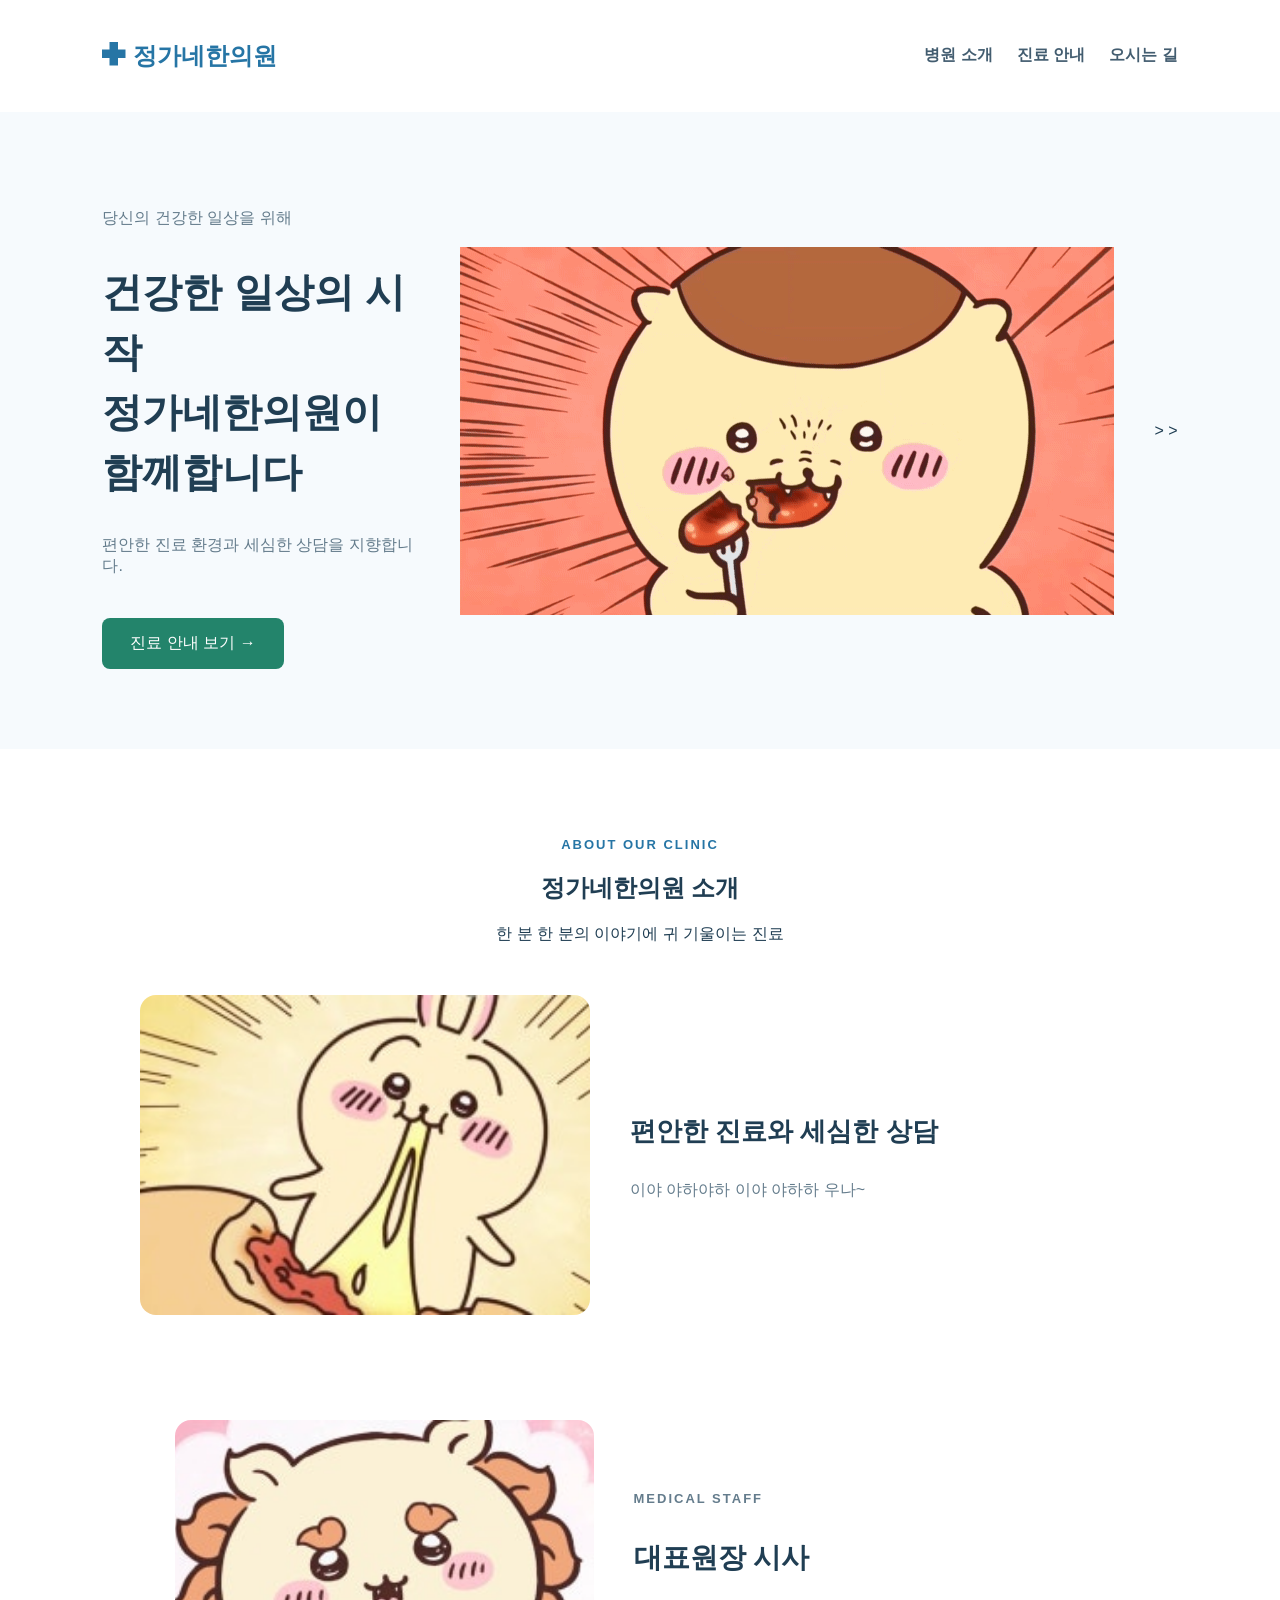
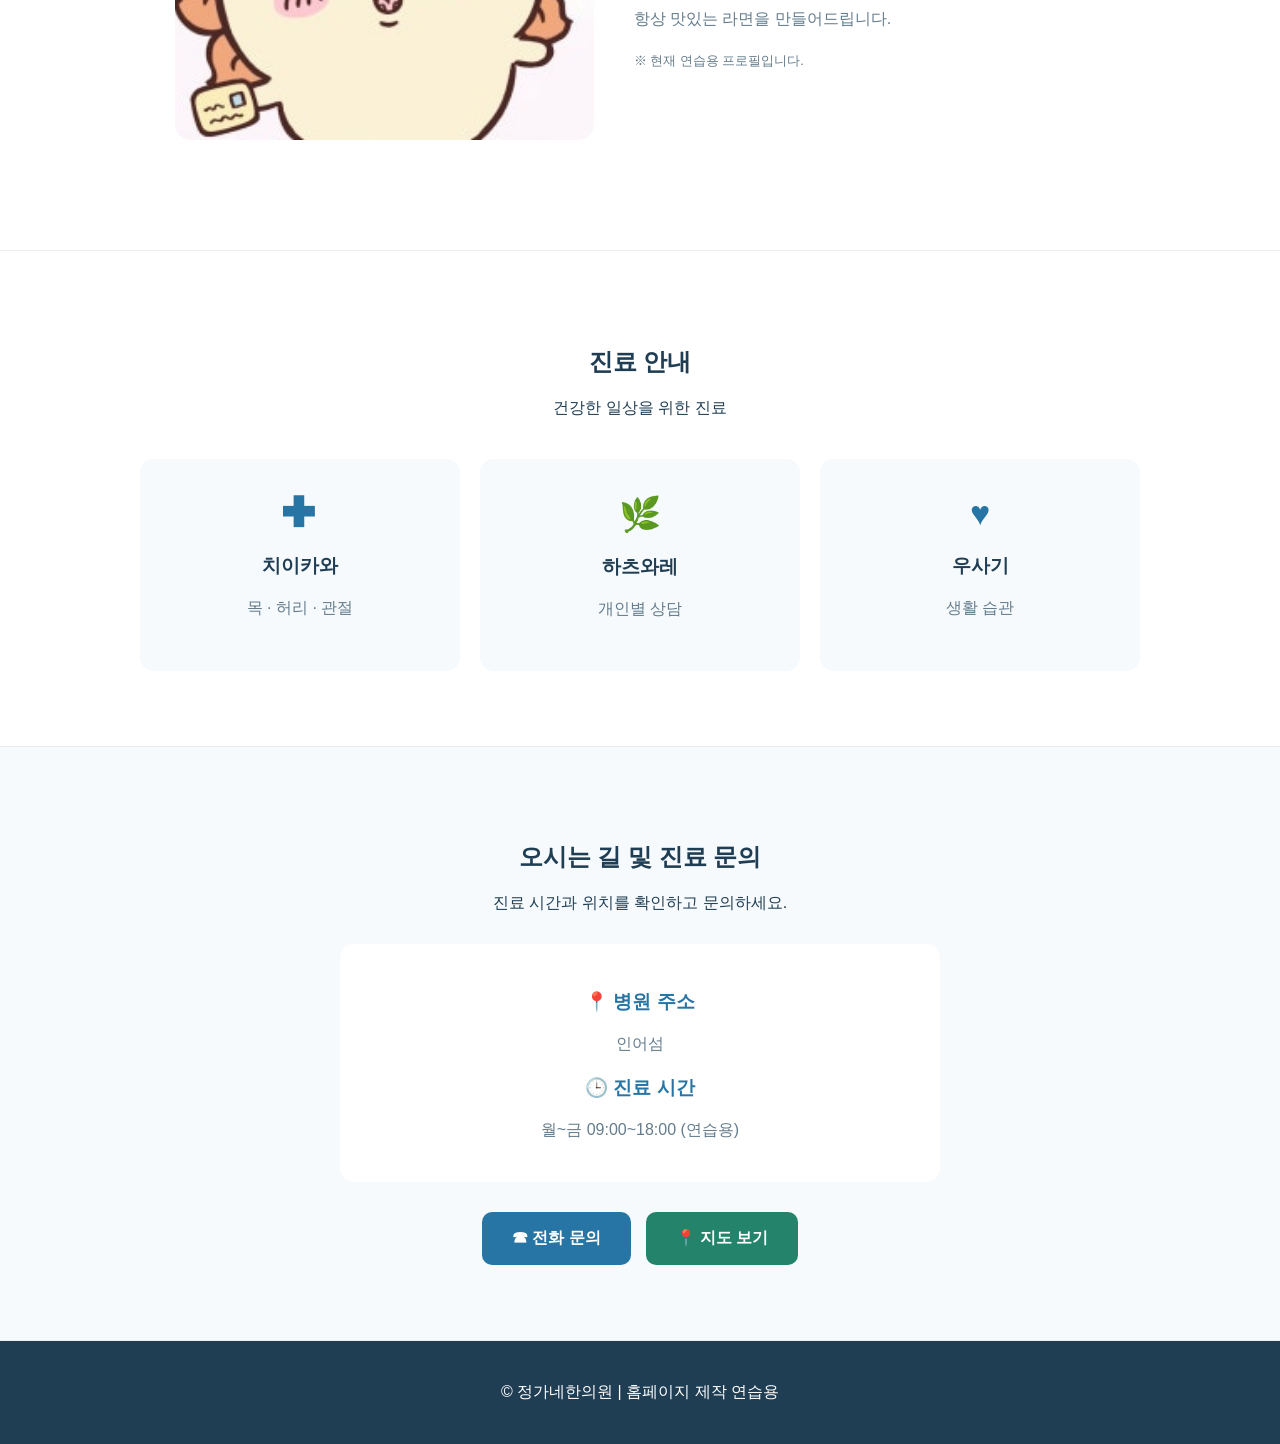
<file: index.html>
<!DOCTYPE html>
<html lang="ko">
<head>
    <meta charset="UTF-8">
    <meta name="viewport" content="width=device-width, initial-scale=1.0">
    <title>정가네한의원</title>
    <link rel="stylesheet" href="style.css">
</head>
<body>

    <!-- 상단 메뉴 -->
    <header>
        <h2>✚ 정가네한의원</h2>

        <nav>
            <a href="#about">병원 소개</a>
            <a href="#treatment">진료 안내</a>
            <a href="#location">오시는 길</a>
        </nav>
    </header>

    
<!-- 메인 화면 -->
<section class="hero">
    <div class="hero-text">
        <p>당신의 건강한 일상을 위해</p>
    
<h1>건강한 일상의 시작<br>정가네한의원이 함께합니다</h1>
        <p>편안한 진료 환경과 세심한 상담을 지향합니다.</p>
        <a class="button" href="#treatment">진료 안내 보기 →</a>
    </div>


<img
    src="images/hospital.gif"
    alt="정가네 한의원 대표 이미지"
    class="hero-video"
>

>
    >
</section>


    
<!-- 병원 소개 -->
<section id="about" class="content about-section">

    <p class="section-label">ABOUT OUR CLINIC</p>
    <h2>정가네한의원 소개</h2>
    <p>한 분 한 분의 이야기에 귀 기울이는 진료</p>

    <div class="about-container">

        <img
            src="images/clinic.jpeg"
            alt="한의원 내부 사진"
            class="about-image"
        >

        <div class="about-text">
            <h3>편안한 진료와 세심한 상담</h3>

            <p>
                이야 야하야하 이야 야하하 우나~
            </p>

          
        </div>

    </div>

    <!-- 의료진 소개 -->
    <div class="doctor-container">

        <img
            src="images/doctor.jpeg"
            alt="원장 프로필 사진"
            class="doctor-image"
        >

        <div class="doctor-text">
            <p class="section-label">MEDICAL STAFF</p>
            <h3>대표원장 시사</h3>

            <p>
              항상 맛있는 라면을 만들어드립니다.
            </p>

            <p class="doctor-note">
                ※ 현재 연습용 프로필입니다.
            </p>
        </div>

    </div>

</section>


    <!-- 진료 안내 -->
    
<!-- 진료 안내 -->
<section id="treatment" class="content">
    <h2>진료 안내</h2>
    <p>건강한 일상을 위한 진료</p>

    <div class="card-container">


<a href="pain.html" class="card card-link">
    <div class="card-icon">✚</div>
    <h3>치이카와</h3>
    <p>목 · 허리 · 관절</p>
</a>



<a href="herbal.html" class="card card-link">
    <div class="card-icon">🌿</div>
    <h3>하츠와레</h3>
    <p>개인별 상담</p>
</a>



<a href="health.html" class="card card-link">
    <div class="card-icon">♥</div>
    <h3>우사기</h3>
    <p>생활 습관</p>
</a>


    </div>
</section>


    
<!-- 오시는 길 -->
<section id="location" class="content location-section">

    <h2>오시는 길 및 진료 문의</h2>
    <p>진료 시간과 위치를 확인하고 문의하세요.</p>

    <div class="location-info">
        <h3>📍 병원 주소</h3>
        <p>인어섬</p>

        <h3>🕒 진료 시간</h3>
        <p>월~금 09:00~18:00 (연습용)</p>
    </div>

    <div class="contact-buttons">

        <!-- 전화 연결 -->
        <a class="contact-btn phone-btn"
           href="tel:01012345678">
            ☎ 전화 문의
        </a>

        <!-- 지도 열기 -->
        <a class="contact-btn map-btn"
           href="https://map.naver.com/"
           target="_blank"
           rel="noopener noreferrer">
            📍 지도 보기
        </a>

    </div>

</section>


    <!-- 하단 -->
    <footer>
        <p>© 정가네한의원 | 홈페이지 제작 연습용</p>
    </footer>

</body>
</html>
</file>
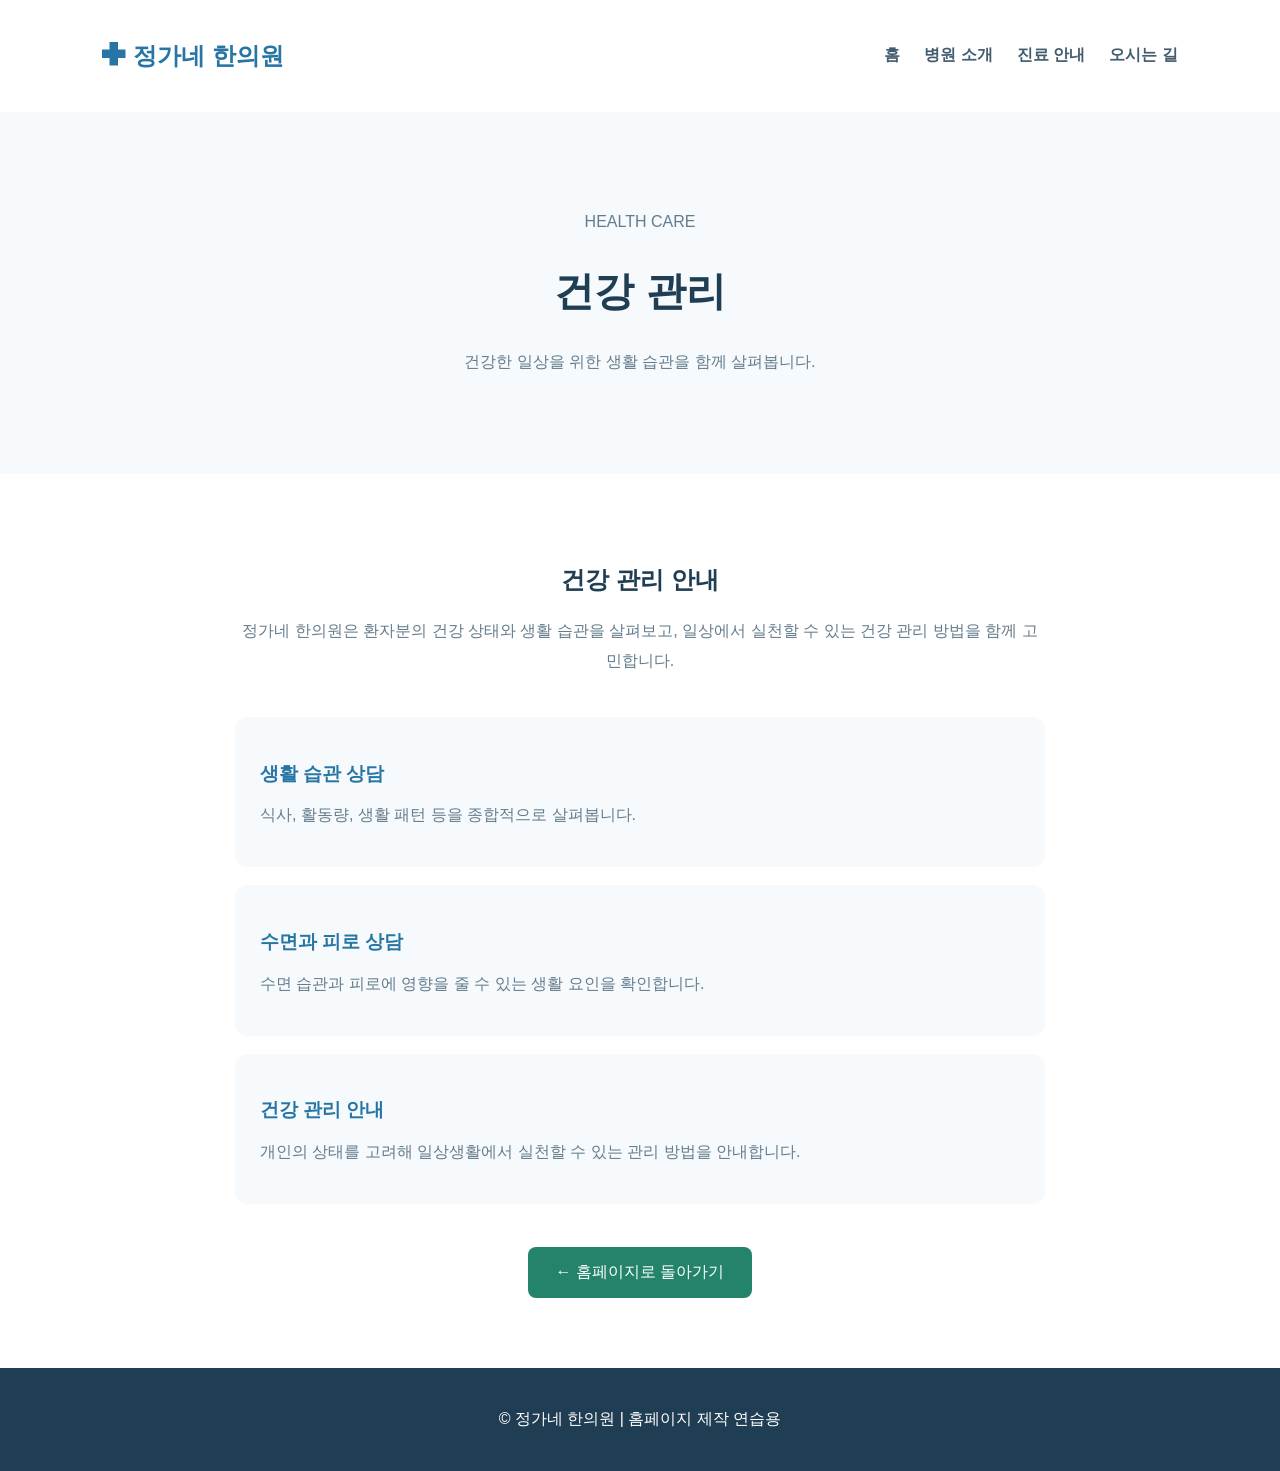
<file: health.html>
<!DOCTYPE html>
<html lang="ko">
<head>
    <meta charset="UTF-8">
    <meta name="viewport"
          content="width=device-width, initial-scale=1.0">

    <title>건강 관리 | 정가네 한의원</title>
    <link rel="stylesheet" href="style.css">
</head>

<body>

    <!-- 상단 메뉴 -->
    <header>
        <h2>✚ 정가네 한의원</h2>

        <nav>
            <a href="index.html">홈</a>
            <a href="index.html#about">병원 소개</a>
            <a href="index.html#treatment">진료 안내</a>
            <a href="index.html#location">오시는 길</a>
        </nav>
    </header>

    <!-- 건강 관리 제목 -->
    <section class="detail-hero">
        <p>HEALTH CARE</p>
        <h1>건강 관리</h1>
        <p>건강한 일상을 위한 생활 습관을 함께 살펴봅니다.</p>
    </section>

    <!-- 건강 관리 내용 -->
    <section class="detail-content">

        <h2>건강 관리 안내</h2>

        <p>
            정가네 한의원은 환자분의 건강 상태와
            생활 습관을 살펴보고,
            일상에서 실천할 수 있는 건강 관리 방법을
            함께 고민합니다.
        </p>

        <div class="detail-box">
            <h3>생활 습관 상담</h3>
            <p>
                식사, 활동량, 생활 패턴 등을
                종합적으로 살펴봅니다.
            </p>
        </div>

        <div class="detail-box">
            <h3>수면과 피로 상담</h3>
            <p>
                수면 습관과 피로에 영향을 줄 수 있는
                생활 요인을 확인합니다.
            </p>
        </div>

        <div class="detail-box">
            <h3>건강 관리 안내</h3>
            <p>
                개인의 상태를 고려해
                일상생활에서 실천할 수 있는
                관리 방법을 안내합니다.
            </p>
        </div>

        <a href="index.html" class="button">
            ← 홈페이지로 돌아가기
        </a>

    </section>

    <footer>
        <p>© 정가네 한의원 | 홈페이지 제작 연습용</p>
    </footer>

</body>
</html>
</file>
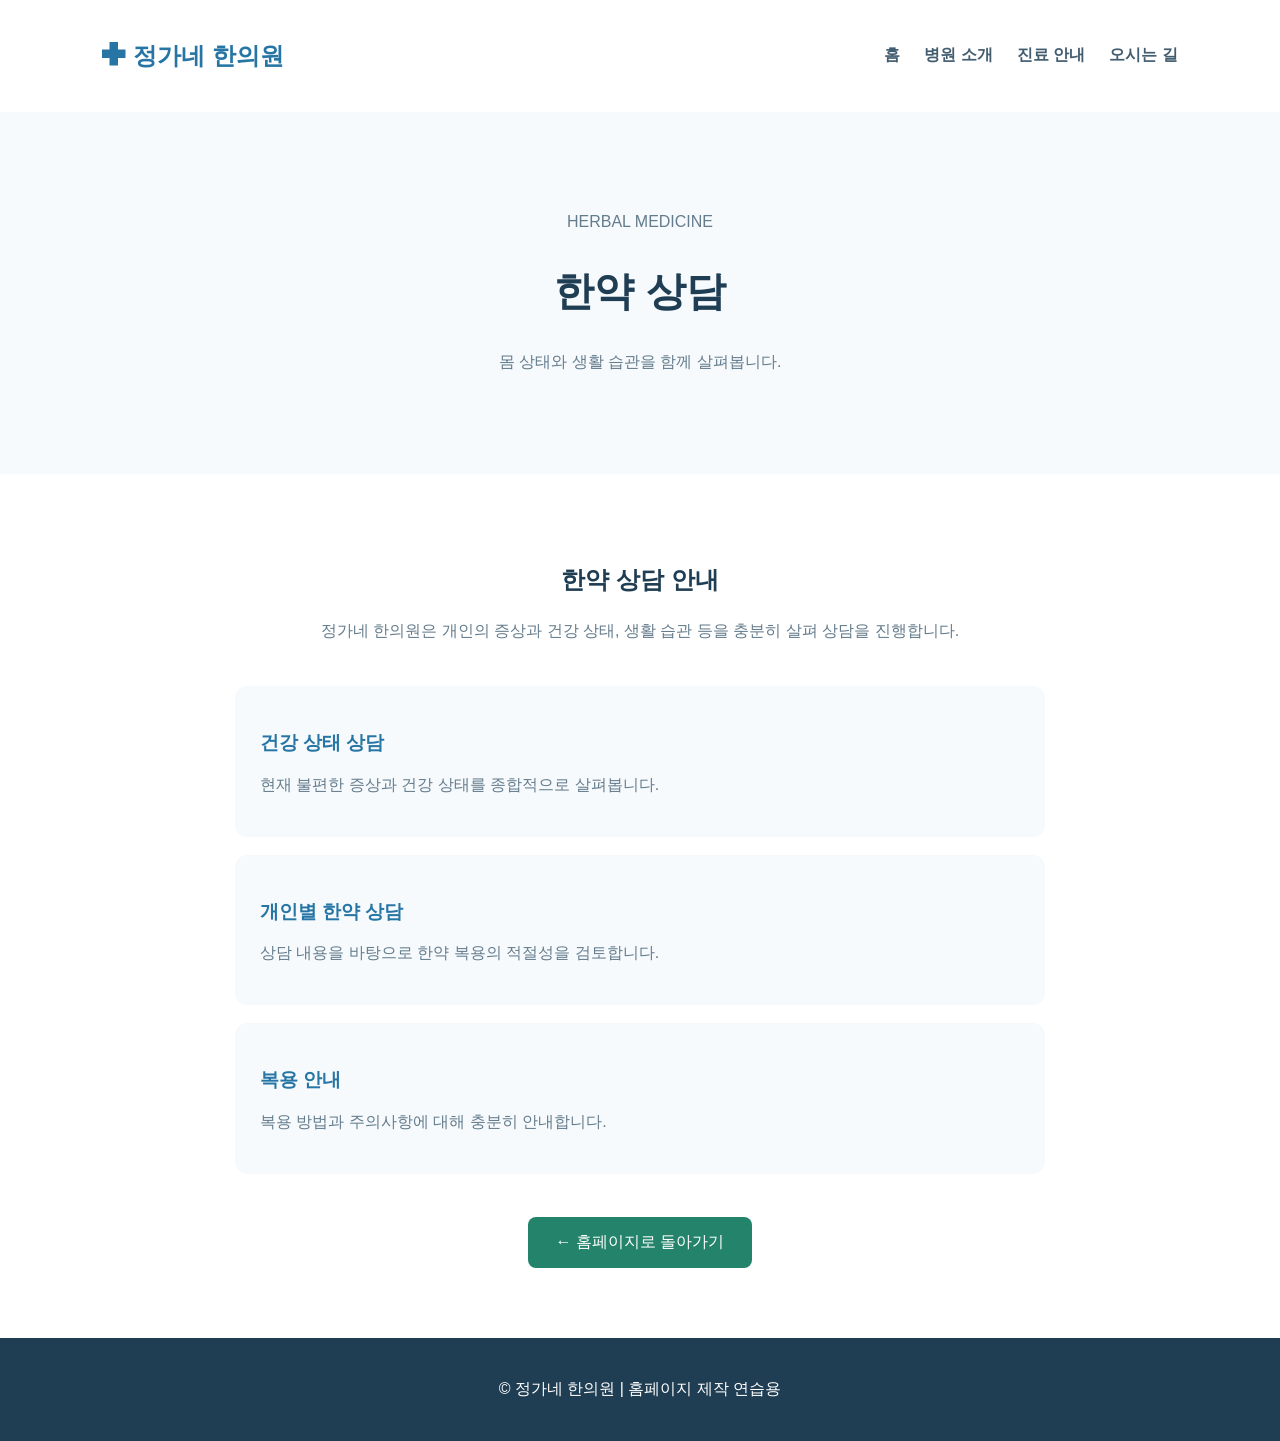
<file: herbal.html>
<!DOCTYPE html>
<html lang="ko">
<head>
    <meta charset="UTF-8">
    <meta name="viewport"
          content="width=device-width, initial-scale=1.0">

    <title>하츠와레 | 정가네 한의원</title>
    <link rel="stylesheet" href="style.css">
</head>

<body>

    <!-- 상단 메뉴 -->
    <header>
        <h2>✚ 정가네 한의원</h2>

        <nav>
            <a href="index.html">홈</a>
            <a href="index.html#about">병원 소개</a>
            <a href="index.html#treatment">진료 안내</a>
            <a href="index.html#location">오시는 길</a>
        </nav>
    </header>

    <!-- 한약 상담 제목 -->
    <section class="detail-hero">
        <p>HERBAL MEDICINE</p>
        <h1>한약 상담</h1>
        <p>몸 상태와 생활 습관을 함께 살펴봅니다.</p>
    </section>

    <!-- 한약 상담 내용 -->
    <section class="detail-content">

        <h2>한약 상담 안내</h2>

        <p>
            정가네 한의원은 개인의 증상과
            건강 상태, 생활 습관 등을
            충분히 살펴 상담을 진행합니다.
        </p>

        <div class="detail-box">
            <h3>건강 상태 상담</h3>
            <p>
                현재 불편한 증상과 건강 상태를
                종합적으로 살펴봅니다.
            </p>
        </div>

        <div class="detail-box">
            <h3>개인별 한약 상담</h3>
            <p>
                상담 내용을 바탕으로
                한약 복용의 적절성을 검토합니다.
            </p>
        </div>

        <div class="detail-box">
            <h3>복용 안내</h3>
            <p>
                복용 방법과 주의사항에 대해
                충분히 안내합니다.
            </p>
        </div>

        <a href="index.html" class="button">
            ← 홈페이지로 돌아가기
        </a>

    </section>

    <footer>
        <p>© 정가네 한의원 | 홈페이지 제작 연습용</p>
    </footer>

</body>
</html>
</file>
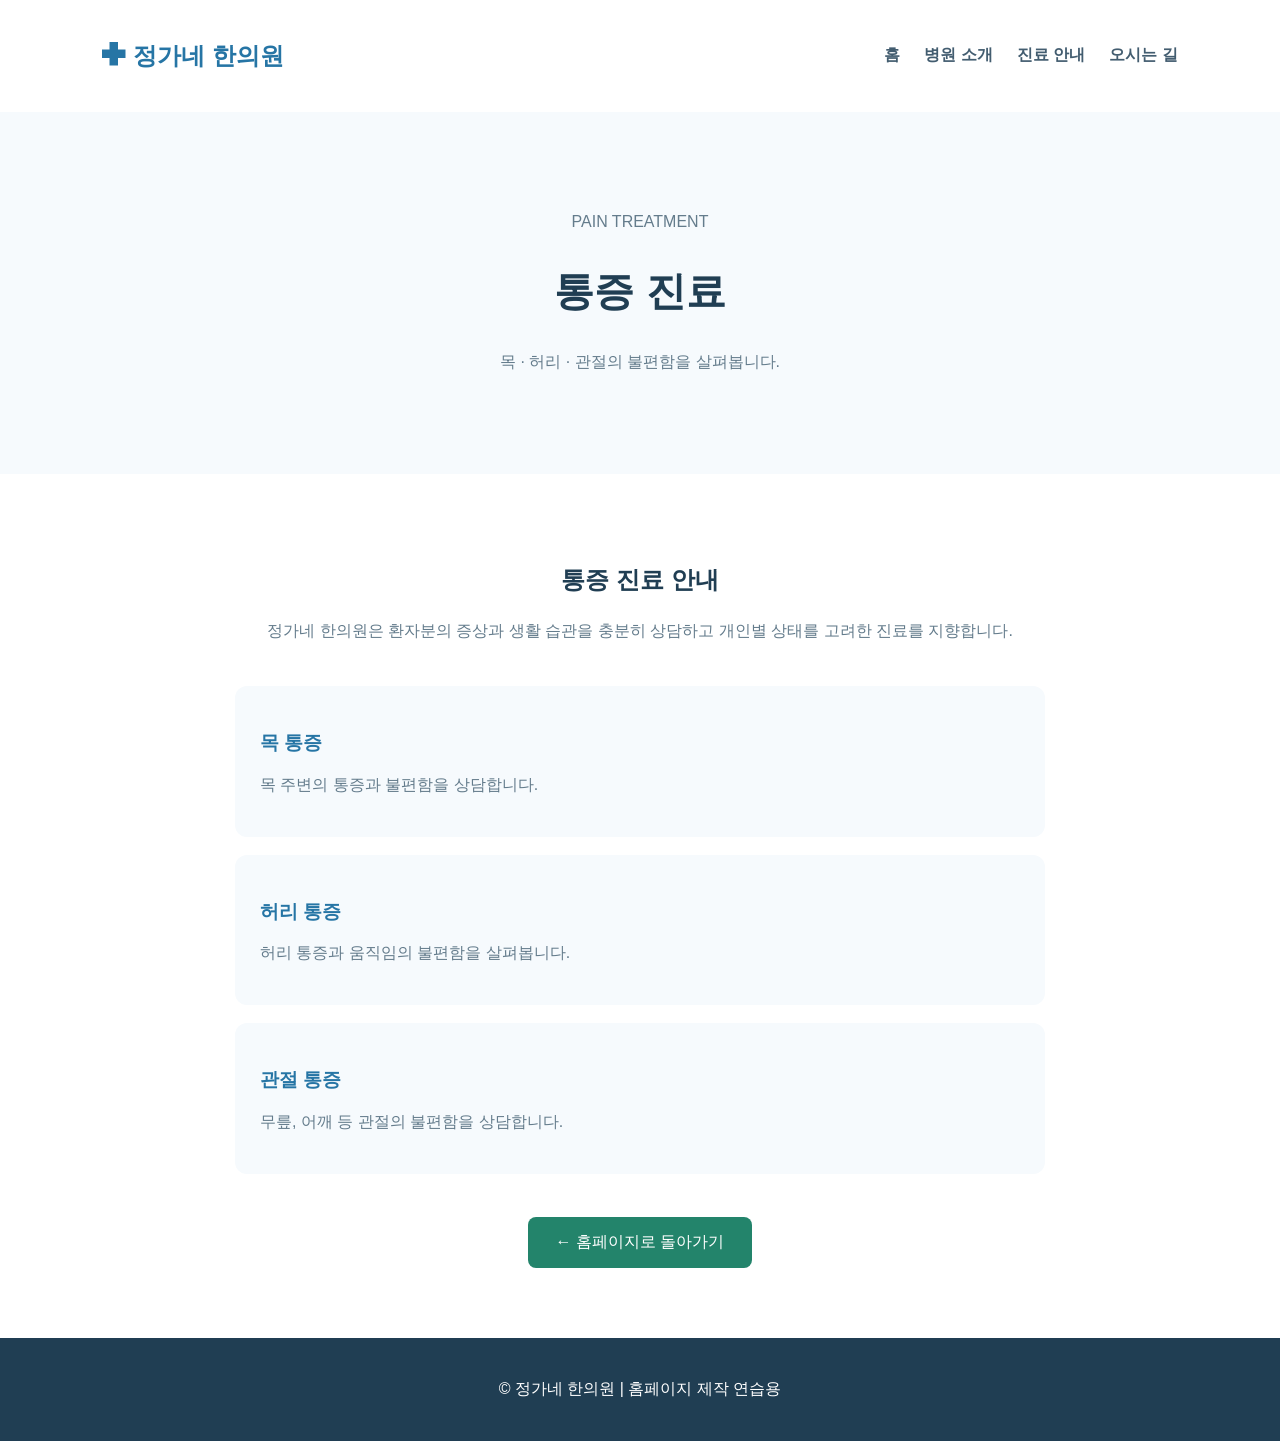
<file: pain.html>
<!DOCTYPE html>
<html lang="ko">
<head>
    <meta charset="UTF-8">
    <meta name="viewport"
          content="width=device-width, initial-scale=1.0">

    <title>통증 진료 | 정가네 한의원</title>

    <link rel="stylesheet" href="style.css">
</head>

<body>

    <!-- 상단 메뉴 -->
    <header>
        <h2>✚ 정가네 한의원</h2>

        <nav>
            <a href="index.html">홈</a>
            <a href="index.html#about">병원 소개</a>
            <a href="index.html#treatment">진료 안내</a>
            <a href="index.html#location">오시는 길</a>
        </nav>
    </header>

    <!-- 통증 진료 제목 -->
    <section class="detail-hero">
        <p>PAIN TREATMENT</p>
        <h1>통증 진료</h1>
        <p>목 · 허리 · 관절의 불편함을 살펴봅니다.</p>
    </section>

    <!-- 통증 진료 내용 -->
    <section class="detail-content">

        <h2>통증 진료 안내</h2>

        <p>
            정가네 한의원은 환자분의 증상과
            생활 습관을 충분히 상담하고
            개인별 상태를 고려한 진료를 지향합니다.
        </p>

        <div class="detail-box">
            <h3>목 통증</h3>
            <p>목 주변의 통증과 불편함을 상담합니다.</p>
        </div>

        <div class="detail-box">
            <h3>허리 통증</h3>
            <p>허리 통증과 움직임의 불편함을 살펴봅니다.</p>
        </div>

        <div class="detail-box">
            <h3>관절 통증</h3>
            <p>무릎, 어깨 등 관절의 불편함을 상담합니다.</p>
        </div>

        <a href="index.html" class="button">
            ← 홈페이지로 돌아가기
        </a>

    </section>

    <!-- 하단 -->
    <footer>
        <p>© 정가네 한의원 | 홈페이지 제작 연습용</p>
    </footer>

</body>
</html>
</file>
<file: style.css>
/* 전체 기본 설정 */
* {
    box-sizing: border-box;
}

html {
    scroll-behavior: smooth;
}

body {
    margin: 0;
    font-family: Arial, "Malgun Gothic", sans-serif;
    color: #203E53;
}

/* 상단 메뉴 */
header {
    display: flex;
    justify-content: space-between;
    align-items: center;
    padding: 20px 8%;
    background: white;
}

header h2 {
    color: #2675A5;
}

nav {
    display: flex;
    gap: 24px;
}

nav a {
    text-decoration: none;
    color: #435D70;
    font-weight: bold;
}

/* 메인 화면 */
.hero {
    background: #F6FAFD;
    text-align: center;
    padding: 110px 20px;
}

.hero h1 {
    font-size: 40px;
    line-height: 1.5;
}

.hero p {
    color: #647C8C;
}

.button {
    display: inline-block;
    margin-top: 25px;
    padding: 15px 28px;
    background: #23846B;
    color: white;
    border-radius: 8px;
    text-decoration: none;
}

/* 소개 및 안내 */
.content {
    padding: 75px 20px;
    text-align: center;
    border-bottom: 1px solid #E8EEF2;
}

/* 하단 */
footer {
    background: #203E53;
    color: white;
    padding: 25px;
    text-align: center;
}

/* 모바일 화면 */
@media (max-width: 600px) {
    header {
        flex-direction: column;
        padding: 15px;
    }

    nav {
        gap: 15px;
        flex-wrap: wrap;
        justify-content: center;
    }

    .hero {
        padding: 70px 15px;
    }

    .hero h1 {
        font-size: 27px;
    }
}

/* 진료 안내 카드 */
.card-container {
    display: flex;
    justify-content: center;
    gap: 20px;
    margin: 40px auto 0;
    max-width: 1000px;
}

.card {
    flex: 1;
    background: #F6FAFD;
    padding: 35px 20px;
    border-radius: 14px;
    text-align: center;
    transition: 0.3s;
}

.card-icon {
    font-size: 34px;
    color: #2675A5;
}

.card h3 {
    color: #203E53;
    margin-top: 20px;
}

.card p {
    color: #647C8C;
}

/* 마우스를 올리면 카드가 위로 이동 */
.card:hover {
    transform: translateY(-8px);
    box-shadow: 0 10px 25px rgba(0,0,0,0.08);
}

/* 모바일에서는 세로 배치 */
@media (max-width: 600px) {
    .card-container {
        flex-direction: column;
    }
}

/* STEP 8 - 메인 화면 사진 */

.hero {
    display: flex;
    align-items: center;
    justify-content: center;
    gap: 40px;
    padding: 80px 8%;
    text-align: left;
}

.hero-text {
    flex: 1;
}

.hero-image {
    width: 45%;
    height: 350px;
    object-fit: cover;
    border-radius: 18px;
}

/* 모바일에서는 사진을 아래에 배치 */
@media (max-width: 600px) {
    .hero {
        flex-direction: column;
        text-align: center;
        padding: 60px 20px;
    }

    .hero-image {
        width: 100%;
        height: 250px;
    }
}

/* STEP 9 - 모바일 반응형 디자인 */

/* 작은 화면에서 적용 */
@media (max-width: 768px) {

    /* 상단 메뉴 */
    header {
        flex-direction: column;
        gap: 15px;
        padding: 20px;
    }

    header h2 {
        margin: 0;
        font-size: 22px;
    }

    nav {
        display: flex;
        justify-content: center;
        flex-wrap: wrap;
        gap: 18px;
    }

    nav a {
        font-size: 14px;
    }

    /* 메인 화면 */
    .hero {
        flex-direction: column;
        text-align: center;
        padding: 55px 20px;
        gap: 30px;
    }

    .hero-text {
        width: 100%;
    }

    .hero h1 {
        font-size: 28px;
        line-height: 1.5;
    }

    .hero-image {
        width: 100%;
        height: 240px;
    }

    /* 진료 안내 카드 */
    .card-container {
        flex-direction: column;
        gap: 15px;
        max-width: 420px;
    }

    .card {
        padding: 28px 20px;
    }

    /* 본문 */
    .content {
        padding: 55px 20px;
    }
}

/* STEP 10 - 오시는 길 및 문의 버튼 */

.location-section {
    background: #F6FAFD;
}

.location-info {
    max-width: 600px;
    margin: 30px auto;
    padding: 25px;
    background: white;
    border-radius: 14px;
}

.location-info h3 {
    color: #2675A5;
    margin-top: 20px;
}

.location-info p {
    color: #647C8C;
}

/* 버튼 배치 */
.contact-buttons {
    display: flex;
    justify-content: center;
    gap: 15px;
    margin-top: 30px;
}

/* 버튼 공통 디자인 */
.contact-btn {
    display: inline-block;
    padding: 16px 30px;
    border-radius: 10px;
    color: white;
    text-decoration: none;
    font-weight: bold;
    transition: 0.3s;
}

/* 전화 버튼 */
.phone-btn {
    background: #2675A5;
}

/* 지도 버튼 */
.map-btn {
    background: #23846B;
}

/* 마우스를 올렸을 때 */
.contact-btn:hover {
    transform: translateY(-4px);
    opacity: 0.9;
}

/* 모바일 화면 */
@media (max-width: 600px) {
    .contact-buttons {
        flex-direction: column;
        align-items: stretch;
        max-width: 320px;
        margin-left: auto;
        margin-right: auto;
    }
}

/* STEP 13 - 병원 및 의료진 소개 */

.about-section {
    background: #FFFFFF;
}

.section-label {
    color: #2675A5;
    font-size: 13px;
    font-weight: bold;
    letter-spacing: 2px;
}

/* 병원 소개 */
.about-container {
    display: flex;
    align-items: center;
    gap: 50px;
    max-width: 1000px;
    margin: 50px auto;
    text-align: left;
}

.about-image {
    width: 45%;
    height: 330px;
    object-fit: cover;
    border-radius: 16px;
}

.about-text {
    flex: 1;
}

.about-text h3 {
    font-size: 26px;
    color: #203E53;
}

.about-text p {
    color: #647C8C;
    line-height: 1.9;
}

/* 의료진 소개 */
.doctor-container {
    display: flex;
    align-items: center;
    gap: 50px;
    max-width: 1000px;
    margin: 80px auto 0;
    padding: 40px;
    background: #F6FAFD;
    border-radius: 18px;
    text-align: left;
}

.doctor-image {
    width: 32%;
    height: 320px;
    object-fit: cover;
    border-radius: 14px;
}

.doctor-text {
    flex: 1;
}

.doctor-text h3 {
    font-size: 28px;
}

.doctor-text p {
    color: #647C8C;
    line-height: 1.8;
}

.doctor-note {
    font-size: 13px;
}

/* 모바일 화면 */
@media (max-width: 768px) {

    .about-container,
    .doctor-container {
        flex-direction: column;
        text-align: center;
        gap: 25px;
    }

    .about-image,
    .doctor-image {
        width: 100%;
        height: 250px;
    }

    .about-text h3,
    .doctor-text h3 {
        font-size: 23px;
    }

    .doctor-container {
        padding: 25px;
        margin-top: 50px;
    }
}

/* STEP 13 - 사진과 글자 배치 수정 */

/* 병원 소개 영역 */
.about-container {
    display: flex;
    align-items: center;
    justify-content: space-between;
    gap: 40px;
    width: 100%;
    max-width: 1000px;
    margin: 50px auto;
}

.about-image {
    display: block;
    width: 45%;
    height: 320px;
    object-fit: cover;
    border-radius: 16px;
    flex-shrink: 0;
}

.about-text {
    flex: 1;
    min-width: 0;
    text-align: left;
}

/* 원장 소개 영역 */
.doctor-container {
    display: flex;
    align-items: center;
    gap: 40px;
    width: 100%;
    max-width: 1000px;
    margin: 70px auto 0;
    padding: 35px;
}

.doctor-image {
    display: block;
    width: 35%;
    height: 320px;
    object-fit: cover;
    border-radius: 14px;
    flex-shrink: 0;
}

.doctor-text {
    flex: 1;
    min-width: 0;
    text-align: left;
}

/* 모바일 화면 */
@media (max-width: 768px) {

    .about-container,
    .doctor-container {
        flex-direction: column;
        gap: 25px;
    }

    .about-image,
    .doctor-image {
        width: 100%;
        height: 250px;
    }

    .about-text,
    .doctor-text {
        width: 100%;
        text-align: center;
    }

    .doctor-container {
        padding: 25px 20px;
    }
}

/* STEP 13 - 사진 크기 통일 */

/* 두 소개 영역의 좌우 비율 통일 */
.about-container,
.doctor-container {
    display: flex;
    align-items: center;
    gap: 40px;
    max-width: 1000px;
    margin-left: auto;
    margin-right: auto;
}

/* 두 사진을 동일한 크기로 설정 */
.about-image,
.doctor-image {
    width: 45%;
    height: 320px;
    object-fit: cover;
    border-radius: 16px;
    flex-shrink: 0;
}

/* 글자 영역 */
.about-text,
.doctor-text {
    flex: 1;
    min-width: 0;
}

/* 모바일 화면 */
@media (max-width: 768px) {

    .about-container,
    .doctor-container {
        flex-direction: column;
        gap: 25px;
    }

    .about-image,
    .doctor-image {
        width: 100%;
        height: 250px;
    }

    .about-text,
    .doctor-text {
        width: 100%;
        text-align: center;
    }
}

/* STEP 13 - 병원 소개 배경색 통일 */

.about-section {
    background-color: #FFFFFF;
}

.about-container,
.doctor-container {
    background-color: #FFFFFF;
}

/* 원장 소개 영역의 테두리 제거 */
.doctor-container {
    box-shadow: none;
}

/* STEP 14 - 진료 상세 페이지 */

.detail-hero {
    background: #F6FAFD;
    text-align: center;
    padding: 85px 20px;
}

.detail-hero h1 {
    font-size: 40px;
    color: #203E53;
}

.detail-hero p {
    color: #647C8C;
}

.detail-content {
    max-width: 850px;
    margin: 0 auto;
    padding: 70px 20px;
    text-align: center;
}

.detail-content > p {
    color: #647C8C;
    line-height: 1.9;
    margin-bottom: 40px;
}

.detail-box {
    background: #F6FAFD;
    padding: 25px;
    margin-bottom: 18px;
    border-radius: 12px;
    text-align: left;
}

.detail-box h3 {
    color: #2675A5;
}

.detail-box p {
    color: #647C8C;
}

/* 모바일 화면 */
@media (max-width: 768px) {

    .detail-hero {
        padding: 60px 20px;
    }

    .detail-hero h1 {
        font-size: 30px;
    }

    .detail-content {
        padding: 50px 20px;
    }
}

/* STEP 14 - 클릭 가능한 카드 */

.card-link {
    display: block;
    text-decoration: none;
    color: inherit;
    cursor: pointer;
}

.card-link:hover {
    background: #EAF3F9;
}
</file>
